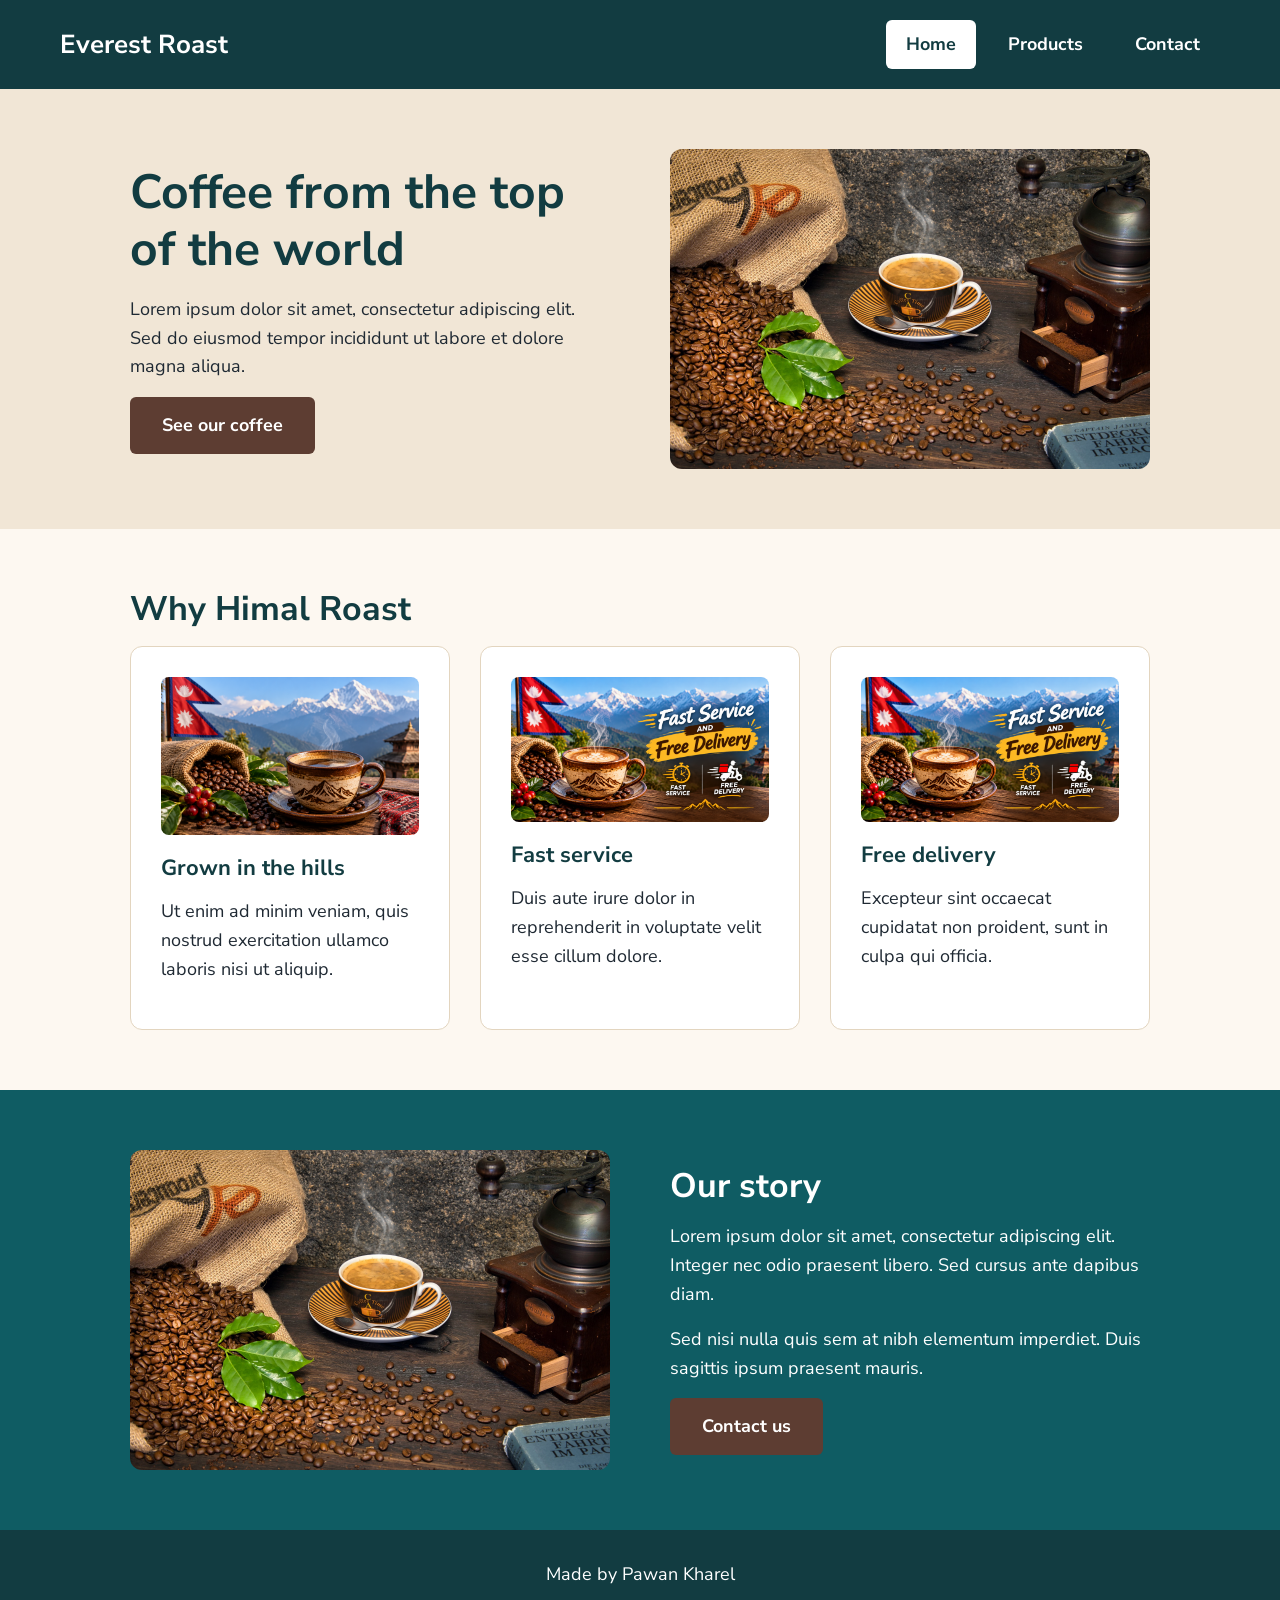
<file: index.html>
<!DOCTYPE html>
<html lang="en">
<head>
  <meta charset="UTF-8">
  <meta name="viewport" content="width=device-width, initial-scale=1">
  <meta name="description" content="Coffee from all way up the Himalayas.">
  <title>Everest Roast</title>
  <link rel="stylesheet" href="css/style.css">
</head>
<body>
  <header class="site-header">
    <a class="logo" href="index.html">Everest Roast</a>
    <nav class="site-nav" aria-label="Main">
      <ul>
        <li><a href="index.html" aria-current="page">Home</a></li>
        <li><a href="products.html">Products</a></li>
        <li><a href="contact.html">Contact</a></li>
      </ul>
    </nav>
  </header>

  <main>
    <section class="hero">
      <div class="container">
        <div class="hero-text">
          <h1>Coffee from the top of the world</h1>
          <p>Lorem ipsum dolor sit amet, consectetur adipiscing elit. Sed do eiusmod tempor incididunt ut labore et dolore magna aliqua.</p>
          <a class="button" href="products.html">See our coffee</a>
        </div>
        <div class="hero-image">
          <img src="img/coffee.png" width="800" height="560" alt="coffee logo">
        </div>
      </div>
    </section>

    <section>
      <div class="container">
        <h2>Why Himal Roast</h2>
        <div class="cards">
          <article class="card">
            <img src="img/ancpchour.png" width="360" height="220" alt="Ancpchour coffee">
            <h3>Grown in the hills</h3>
            <p>Ut enim ad minim veniam, quis nostrud exercitation ullamco laboris nisi ut aliquip.</p>
          </article>
          <article class="card">
            <img src="img/service.png" width="360" height="220" alt="a fast service">
            <h3>Fast service</h3>
            <p>Duis aute irure dolor in reprehenderit in voluptate velit esse cillum dolore.</p>
          </article>
          <article class="card">
            <img src="img/service.png" width="360" height="220" alt="A delivery">
            <h3>Free delivery</h3>
            <p>Excepteur sint occaecat cupidatat non proident, sunt in culpa qui officia.</p>
          </article>
        </div>
      </div>
    </section>

    <section class="band">
      <div class="container split">
        <div>
          <img src="img/coffee.png" width="700" height="500" alt="A bright room with several plants by a window">
        </div>
        <div>
          <h2>Our story</h2>
          <p>Lorem ipsum dolor sit amet, consectetur adipiscing elit. Integer nec odio praesent libero. Sed cursus ante dapibus diam.</p>
          <p>Sed nisi nulla quis sem at nibh elementum imperdiet. Duis sagittis ipsum praesent mauris.</p>
          <a class="button" href="contact.html">Contact us</a>
        </div>
      </div>
    </section>
  </main>

  <footer class="site-footer">
    <p>Made by Pawan Kharel</p>
  </footer>
</body>
</html>
</file>
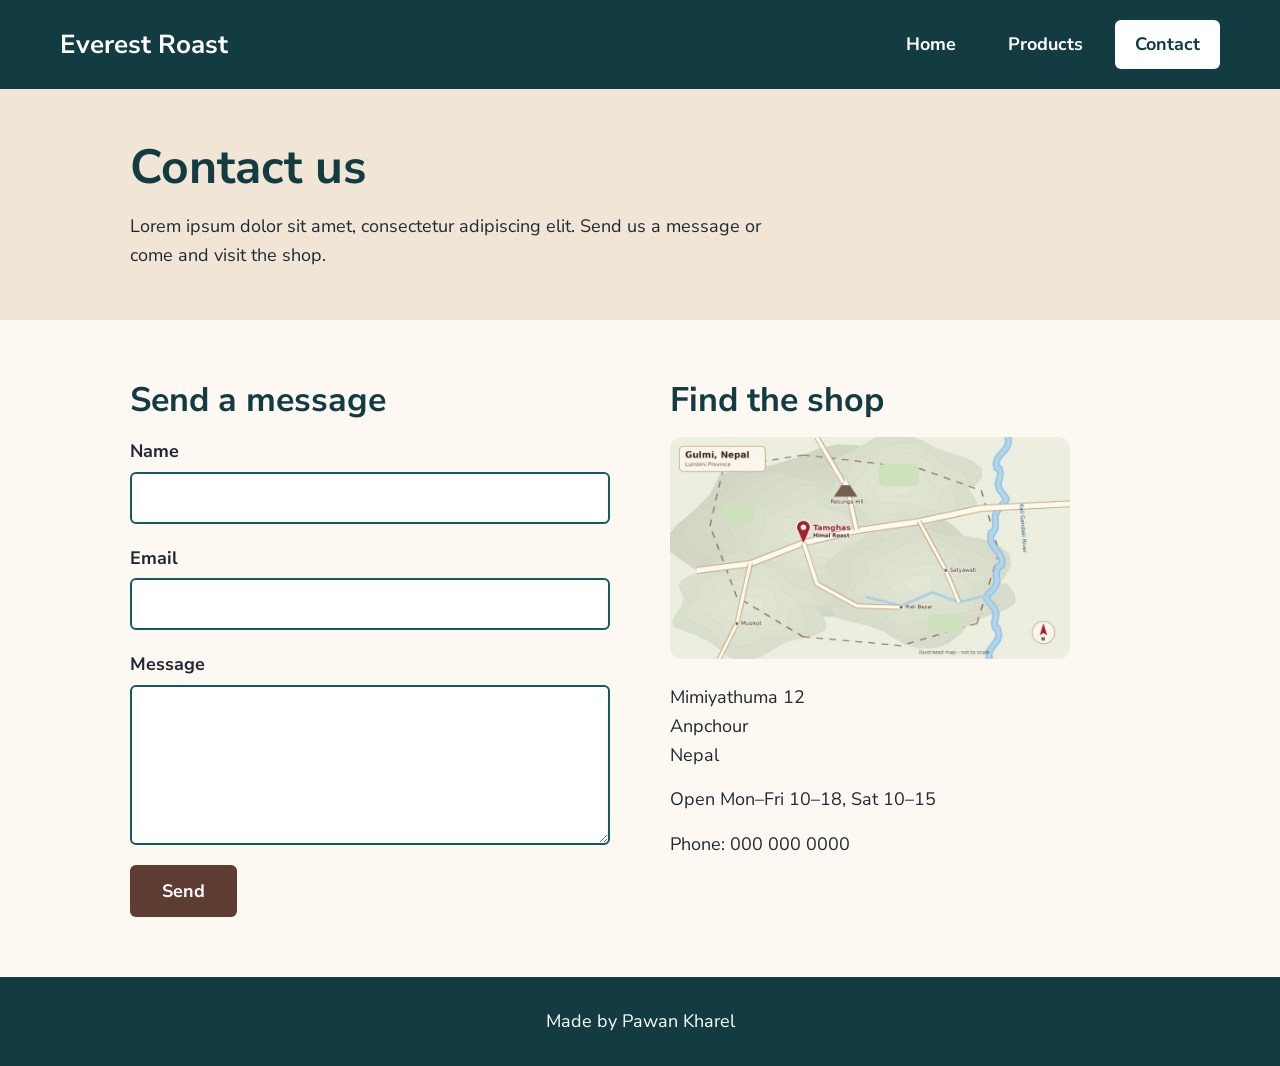
<file: contact.html>
<!DOCTYPE html>
<html lang="en">
<head>
  <meta charset="UTF-8">
  <meta name="viewport" content="width=device-width, initial-scale=1">
  <meta name="description" content="Coffee from all way up the Himalayas.">
  <title>Everest Roast</title>
  <link rel="stylesheet" href="css/style.css">
</head>
<body>
  <header class="site-header">
    <a class="logo" href="index.html">Everest Roast</a>
    <nav class="site-nav" aria-label="Main">
      <ul>
        <li><a href="index.html">Home</a></li>
        <li><a href="products.html">Products</a></li>
        <li><a href="contact.html" aria-current="page">Contact</a></li>
      </ul>
    </nav>
  </header>

  <main>
    <section class="page-title">
      <div class="container">
        <h1>Contact us</h1>
        <p>Lorem ipsum dolor sit amet, consectetur adipiscing elit. Send us a message or come and visit the shop.</p>
      </div>
    </section>

    <section>
      <div class="container contact-layout">
        <div class="contact-form">
          <h2>Send a message</h2>
          <form action="#" method="post">
            <label for="name">Name</label>
            <input type="text" id="name" name="name" autocomplete="name">

            <label for="email">Email</label>
            <input type="email" id="email" name="email" autocomplete="email">

            <label for="message">Message</label>
            <textarea id="message" name="message"></textarea>

            <button class="button" type="submit">Send</button>
          </form>
        </div>

        <div class="contact-info">
          <h2>Find the shop</h2>
          <img src="img/location.png" width="400" height="420" alt="Map showing the shop location">
          <p>Mimiyathuma  12<br> Anpchour<br>Nepal</p>
          <p>Open Mon–Fri 10–18, Sat 10–15</p>
          <p>Phone: 000 000 0000</p>
        </div>
      </div>
    </section>
  </main>

  <footer class="site-footer">
    <p>Made by Pawan Kharel</p>
  </footer>
</body>
</html>
</file>
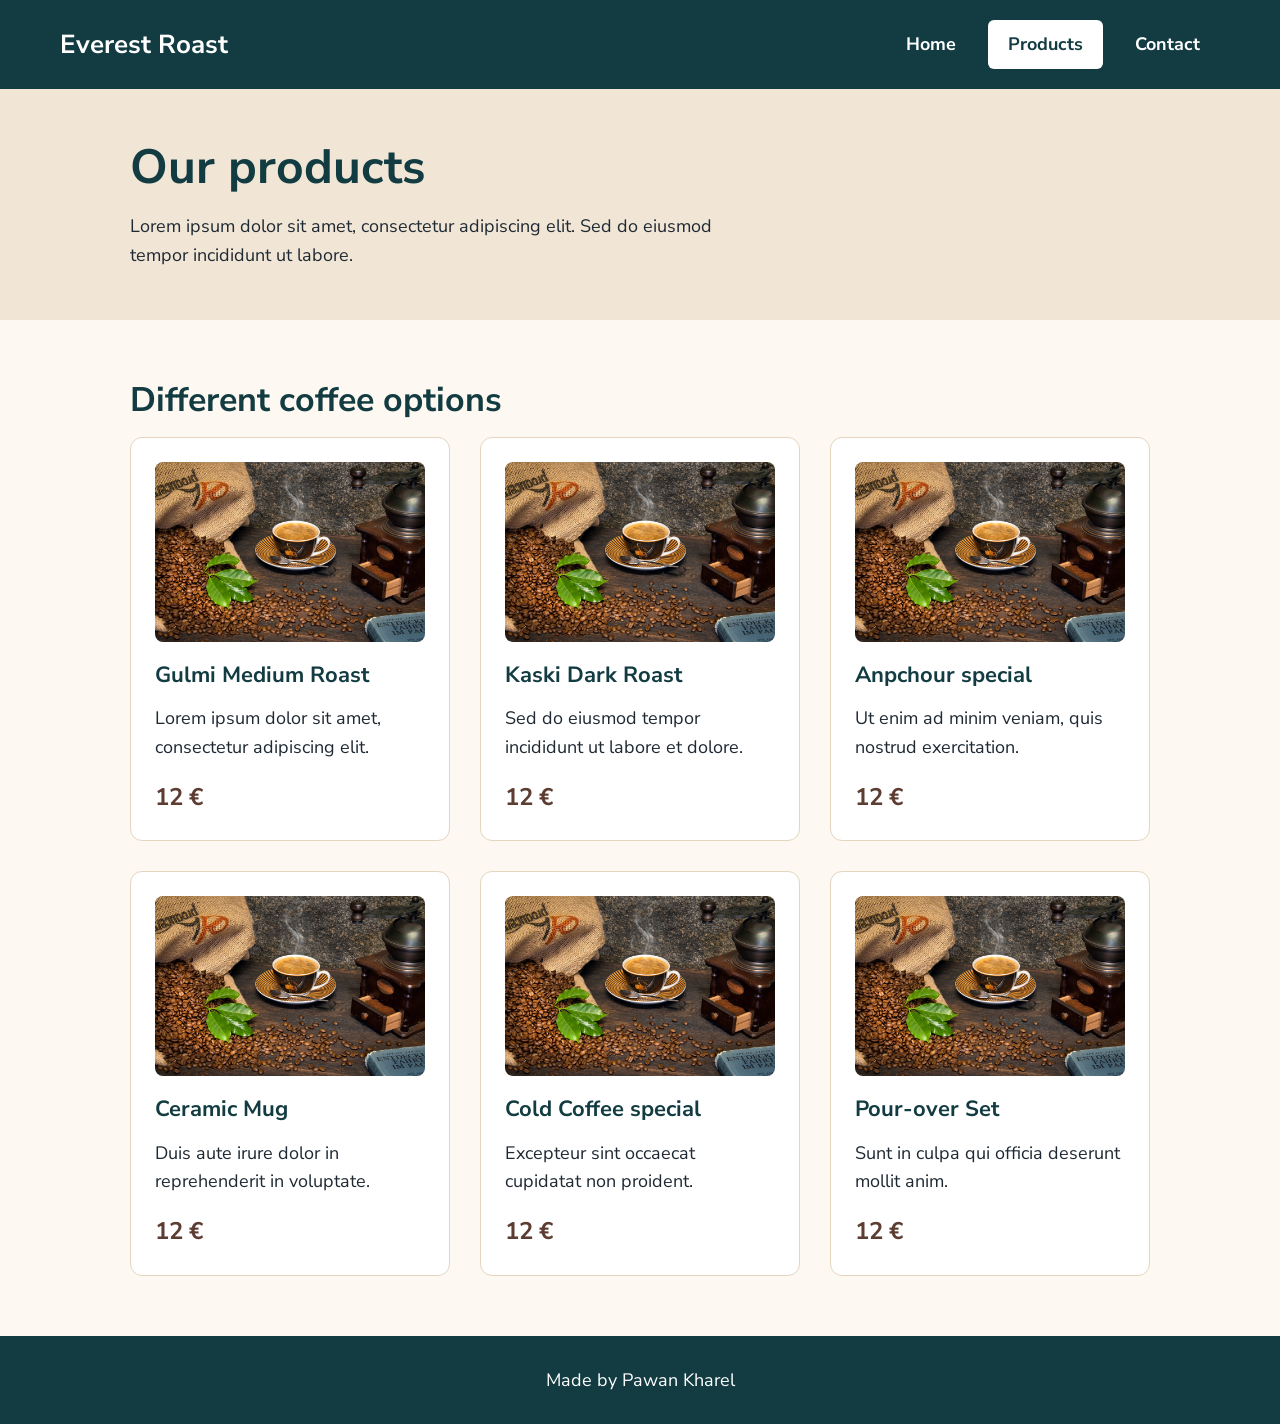
<file: products.html>
<!DOCTYPE html>
<html lang="en">
<head>
  <meta charset="UTF-8">
  <meta name="viewport" content="width=device-width, initial-scale=1">
  <meta name="description" content="Coffee from all way up the Himalayas.">
  <title>Everest Roast</title>
  <link rel="stylesheet" href="css/style.css">
</head>
<body>
  <header class="site-header">
    <a class="logo" href="index.html">Everest Roast</a>
    <nav class="site-nav" aria-label="Main">
      <ul>
        <li><a href="index.html">Home</a></li>
        <li><a href="products.html" aria-current="page">Products</a></li>
        <li><a href="contact.html">Contact</a></li>
      </ul>
    </nav>
  </header>

  <main>
    <section class="page-title">
      <div class="container">
        <h1>Our products</h1>
        <p>Lorem ipsum dolor sit amet, consectetur adipiscing elit. Sed do eiusmod tempor incididunt ut labore.</p>
      </div>
    </section>

    <section>
      <div class="container">
        <h2>Different coffee options</h2>
        <div class="product-grid">
          <article class="product">
            <img src="img/coffee.png" width="400" height="300" alt="Coffee">
            <h3>Gulmi Medium Roast</h3>
            <p>Lorem ipsum dolor sit amet, consectetur adipiscing elit.</p>
            <span class="price">12 €</span>
          </article>
          <article class="product">
            <img src="img/coffee.png" width="400" height="300" alt="Coffee">
            <h3>Kaski Dark Roast</h3>
            <p>Sed do eiusmod tempor incididunt ut labore et dolore.</p>
            <span class="price">12 €</span>
          </article>
          <article class="product">
            <img src="img/coffee.png" width="400" height="300" alt="coffee">
            <h3>Anpchour special</h3>
            <p>Ut enim ad minim veniam, quis nostrud exercitation.</p>
            <span class="price">12 €</span>
          </article>
          <article class="product">
            <img src="img/coffee.png" width="400" height="300" alt="Coffee">
            <h3>Ceramic Mug</h3>
            <p>Duis aute irure dolor in reprehenderit in voluptate.</p>
            <span class="price">12 €</span>
          </article>
          <article class="product">
            <img src="img/coffee.png" width="400" height="300" alt="Coffee">
            <h3>Cold Coffee special</h3>
            <p>Excepteur sint occaecat cupidatat non proident.</p>
            <span class="price">12 €</span>
          </article>
          <article class="product">
            <img src="img/coffee.png" width="400" height="300" alt="Leafy">
            <h3>Pour-over Set</h3>
            <p>Sunt in culpa qui officia deserunt mollit anim.</p>
            <span class="price">12 €</span>
          </article>
        </div>
      </div>
    </section>
  </main>

  <footer class="site-footer">
    <p>Made by Pawan Kharel</p>
  </footer>
</body>
</html>
</file>
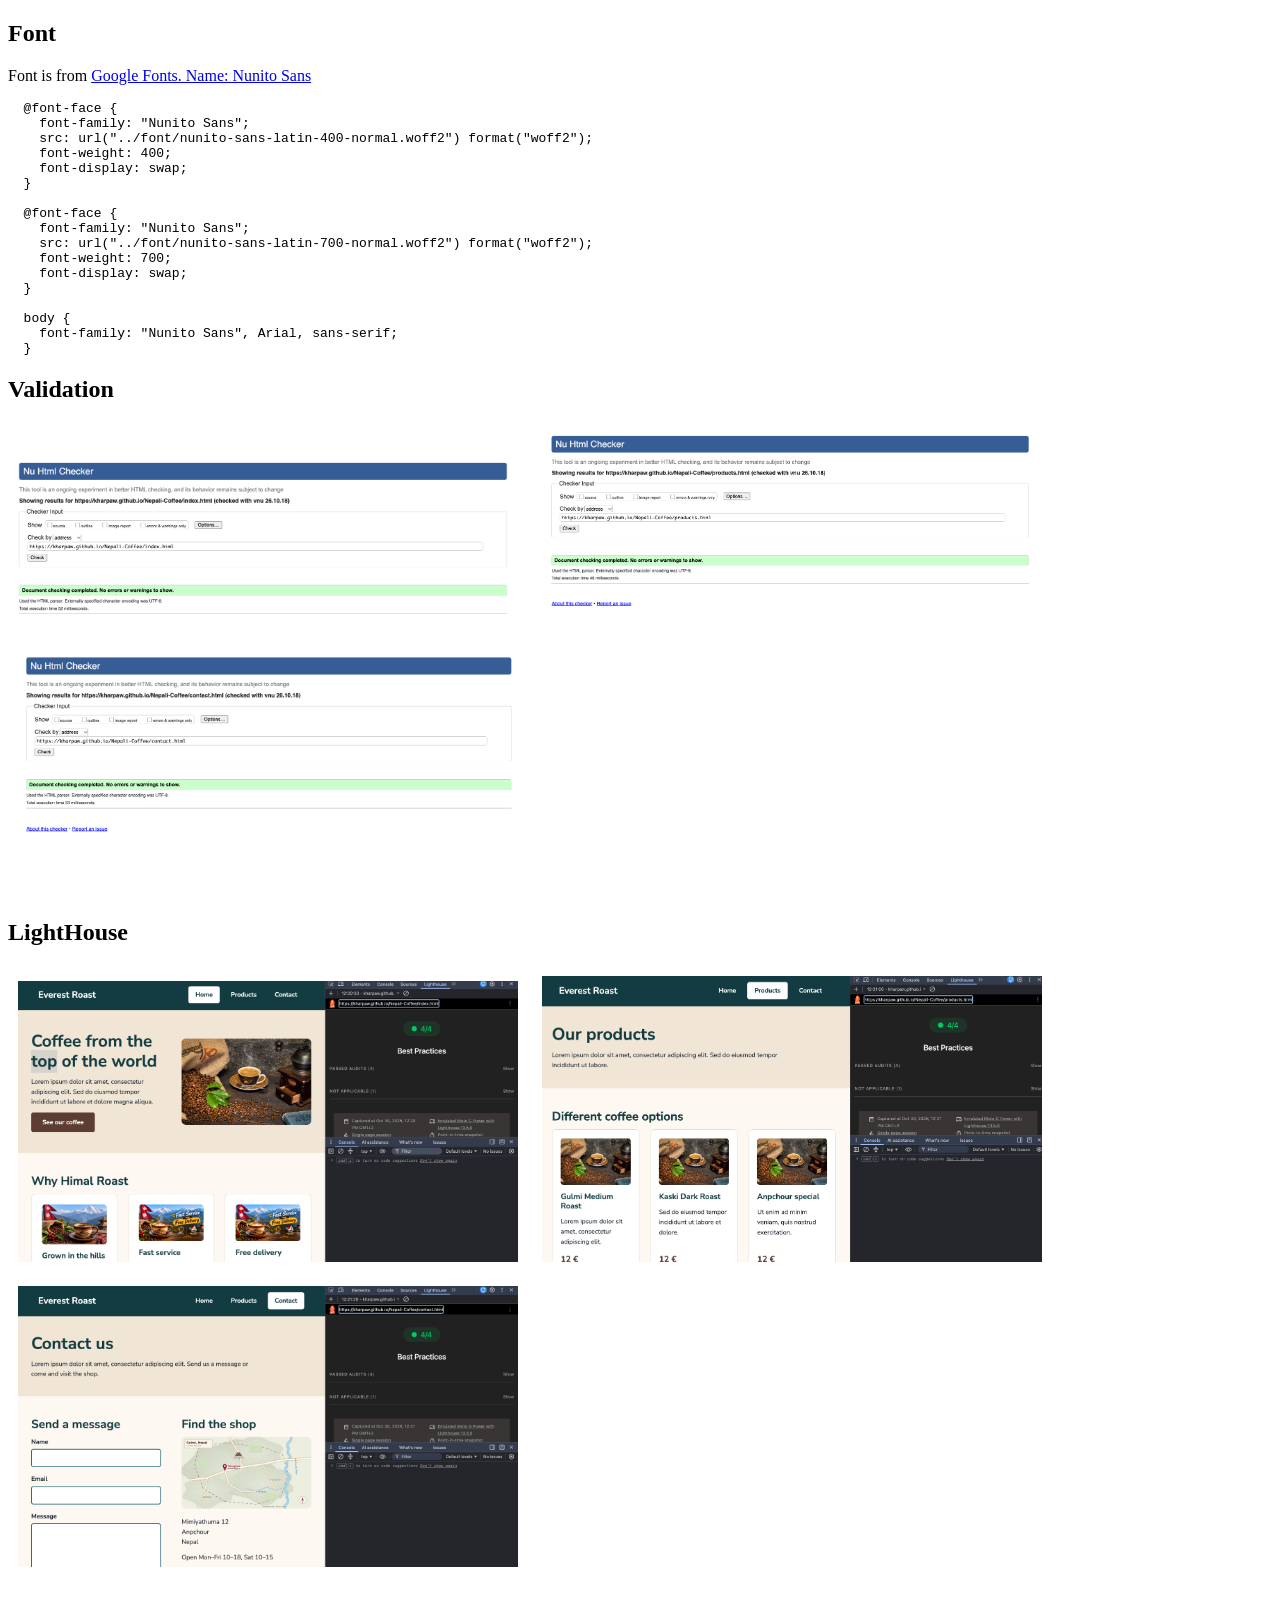
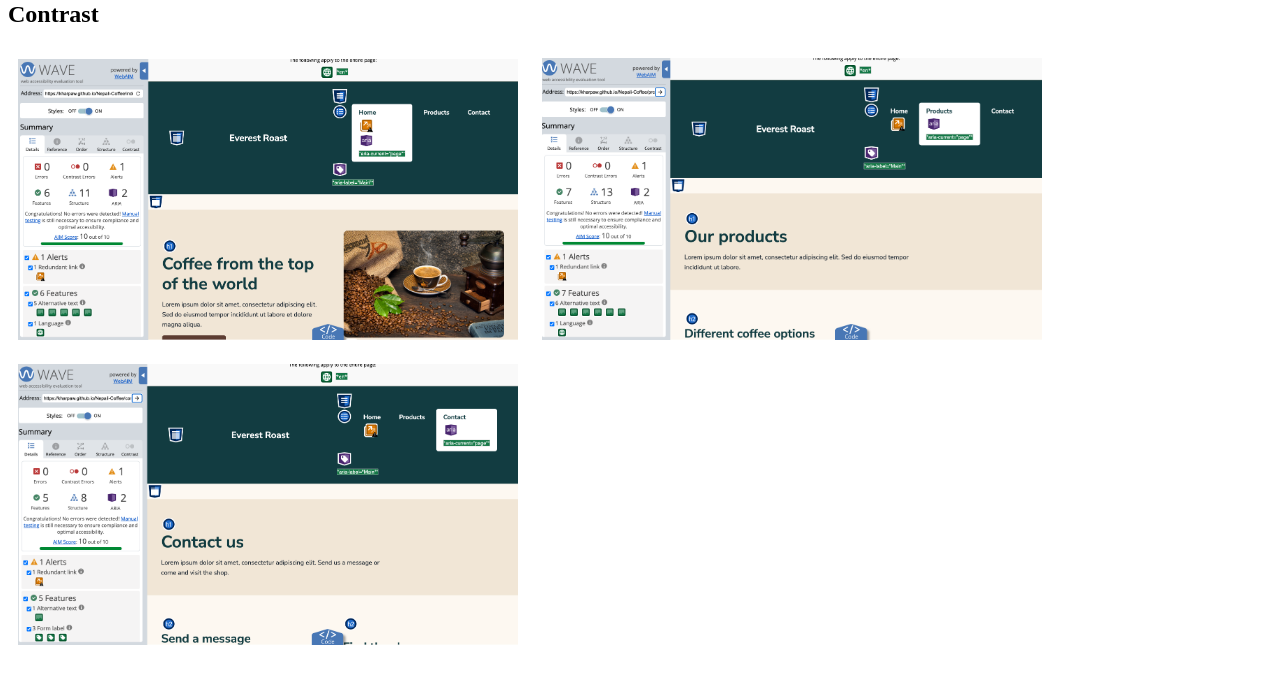
<file: results.html>
<!DOCTYPE html>
<html lang="en">
<head>
    <meta charset="UTF-8">
    <title>Results</title>
     
<style>
    img {
      width: 500px;
      height: auto;
      max-width: 100%;
      margin: 10px;
    }
  </style>
  
</head>
<body>
<h2>Font</h2>
<p>Font is from <a href="https://fonts.google.com/specimen/Nunito+Sans">Google Fonts. Name: Nunito Sans</a></p>
<pre>
  @font-face {
    font-family: "Nunito Sans";
    src: url("../font/nunito-sans-latin-400-normal.woff2") format("woff2");
    font-weight: 400;
    font-display: swap;
  }
  
  @font-face {
    font-family: "Nunito Sans";
    src: url("../font/nunito-sans-latin-700-normal.woff2") format("woff2");
    font-weight: 700;
    font-display: swap;
  }
  
  body {
    font-family: "Nunito Sans", Arial, sans-serif;
  }
</pre>
<h2>Validation</h2>
<p>
    <img src="Test_image/html_check.png" alt="valid">
    <img src="Test_image/html_check2.png" alt="valid" >
    <img src="Test_image/html_check3.png" alt="valid">
</p>
<h2>LightHouse</h2>
<p>
    <img src="Test_image/lighthouse1.png" alt="lighthouse">
    <img src="Test_image/lighthouse2.png" alt="lighthouse">
    <img src="Test_image/lighthouse3.png" alt="lighthouse">
</p>
<h2>Contrast</h2>
<p>
    <img src="Test_image/contrast1.png" alt="contrast">
    <img src="Test_image/contrast2.png" alt="contrast">
    <img src="Test_image/contrast3.png" alt="contrast">
</p>

</body>
</html>
</file>
<file: css/style.css>
@font-face {
  font-family: "Nunito Sans";
  src: url("../font/nunito-sans-latin-400-normal.woff2") format("woff2");
  font-weight: 400;
  font-display: swap;
}

@font-face {
  font-family: "Nunito Sans";
  src: url("../font/nunito-sans-latin-700-normal.woff2") format("woff2");
  font-weight: 700;
  font-display: swap;
}

body {
  font-family: "Nunito Sans", Arial, sans-serif;
}
:root {
  --cream: #fdf8f1;
  --sand: #f1e6d6;
  --ink: #1f2933;
  --teal: #0f5c63;
  --teal-dark: #123c41;
  --clay: #5d3d32;
  --white: #ffffff;
}

* {
  box-sizing: border-box;
}

body {
  margin: 0;
  font-family: "Nunito Sans", Arial, sans-serif;
  font-size: 18px;
  line-height: 1.6;
  color: var(--ink);
  background-color: var(--cream);
}

h1,
h2,
h3 {
  line-height: 1.2;
  margin: 0 0 16px;
  color: var(--teal-dark);
}

h1 {
  font-size: 48px;
}

h2 {
  font-size: 34px;
}

h3 {
  font-size: 22px;
}

p {
  margin: 0 0 16px;
}

a {
  color: var(--teal);
}

img {
  display: block;
  max-width: 100%;
  height: auto;
}

/* Header and navigation */
.site-header {
  background-color: var(--teal-dark);
  padding: 20px 60px;
  display: flex;
  justify-content: space-between;
  align-items: center;
}

.logo {
  display: flex;
  align-items: center;
  gap: 12px;
  color: var(--white);
  font-size: 26px;
  font-weight: 700;
  text-decoration: none;
}

.site-nav ul {
  list-style: none;
  margin: 0;
  padding: 0;
  display: flex;
  gap: 12px;
}

.site-nav a {
  display: block;
  padding: 10px 20px;
  border-radius: 6px;
  color: var(--white);
  text-decoration: none;
  font-weight: 700;
}

.site-nav a:hover,
.site-nav a[aria-current="page"] {
  background-color: var(--white);
  color: var(--teal-dark);
}

/* Layout helpers */
.container {
  max-width: 1100px;
  margin: 0 auto;
  padding: 60px 40px;
}

.button {
  display: inline-block;
  padding: 14px 32px;
  border: 0;
  border-radius: 6px;
  background-color: var(--clay);
  color: var(--white);
  font-family: inherit;
  font-size: 18px;
  font-weight: 700;
  text-decoration: none;
  cursor: pointer;
}

.button:hover {
  background-color: var(--teal-dark);
}

/* Hero */
.hero {
  background-color: var(--sand);
}

.hero .container {
  display: flex;
  align-items: center;
  gap: 60px;
}

.hero-text {
  flex: 1;
}

.hero-image {
  flex: 1;
}

.hero-image img {
  border-radius: 12px;
}

/* Feature cards */
.cards {
  display: grid;
  grid-template-columns: repeat(3, 1fr);
  gap: 30px;
}

.card {
  background-color: var(--white);
  border: 1px solid #e3d5bf;
  border-radius: 12px;
  padding: 30px;
}

.card img {
  margin-bottom: 20px;
  border-radius: 8px;
}

/* About split */
.split {
  display: flex;
  align-items: center;
  gap: 60px;
}

.split > div {
  flex: 1;
}

.split img {
  border-radius: 12px;
}

.band {
  background-color: var(--teal);
  color: var(--white);
}

.band h2 {
  color: var(--white);
}

.band a {
  color: var(--white);
}

/* Products */
.page-title {
  background-color: var(--sand);
}

.page-title .container {
  padding-top: 50px;
  padding-bottom: 50px;
}

.page-title p {
  margin-bottom: 0;
  max-width: 640px;
}

.product-grid {
  display: grid;
  grid-template-columns: repeat(3, 1fr);
  gap: 30px;
}

.product {
  background-color: var(--white);
  border: 1px solid #e3d5bf;
  border-radius: 12px;
  padding: 24px;
  display: flex;
  flex-direction: column;
}

.product img {
  margin-bottom: 20px;
  border-radius: 8px;
}

.price {
  margin-top: auto;
  font-size: 24px;
  font-weight: 700;
  color: var(--clay);
  display: block;
}

/* Contact */
.contact-layout {
  display: flex;
  gap: 60px;
}

.contact-form {
  flex: 1;
}

.contact-info {
  flex: 1;
}

.contact-info img {
  margin-bottom: 24px;
  border-radius: 12px;
}

label {
  display: block;
  margin-bottom: 6px;
  font-weight: 700;
}

input,
textarea {
  display: block;
  width: 100%;
  margin-bottom: 20px;
  padding: 12px 14px;
  border: 2px solid var(--teal);
  border-radius: 6px;
  background-color: var(--white);
  color: var(--ink);
  font-family: inherit;
  font-size: 18px;
}

textarea {
  min-height: 160px;
  resize: vertical;
}

/* Footer */
.site-footer {
  background-color: var(--teal-dark);
  color: var(--white);
  padding: 30px 60px;
  text-align: center;
}

.site-footer p {
  margin: 0;
}

/*Media view for mobile*/

@media(max-width: 600px){
  body {
    font-size: 16px
  }
  h1 {
    font-size:36px
  }
  h2{
    font-size: 26px
  }
  h3{
    font-size:20px
  }
  .site-header{
    flex-direction:column;
    gap:20px;
    padding:20px;
  }
  .site-nav ul {
    flex-wrap: wrap;
    justify-content:center;
    gap:4px;
  }
  .site-nav a{
    padding: 8px 10px;
  }
  .container{
    width: 100%;
    max-width: 100%;
    padding:30px 20px;
  }
  .hero .container,
  .split,
  .contact-layout{
    flex-direction: column;
  }
  .cards,
  .product-grid{
    grid-template-columns: 1fr
  }
  .button{
    padding: 12px 24px;
  }
  .site-footer{
    padding: 24px 20px
  }

}
</file>
